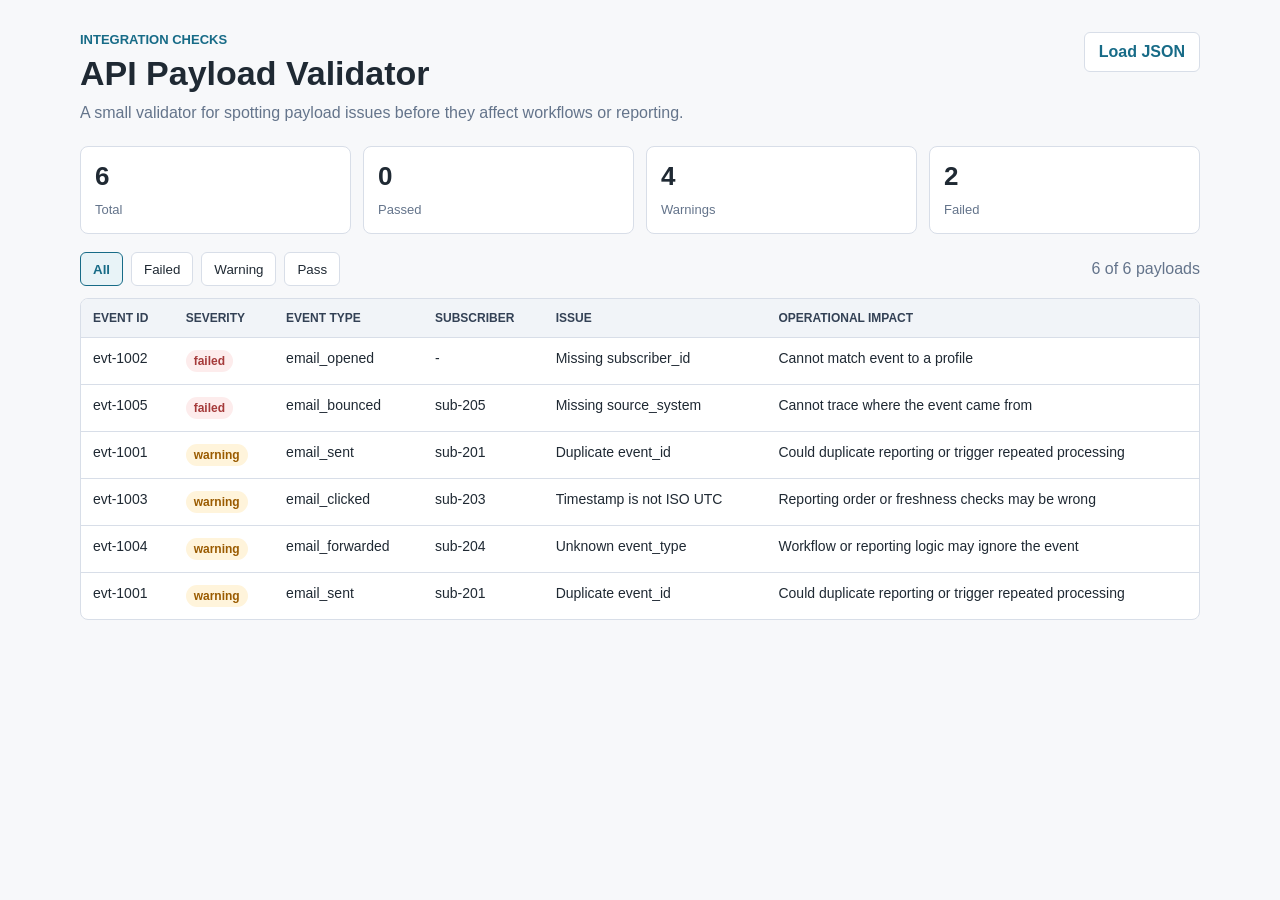
<file: integration-validator/index.html>
<!doctype html>
<html lang="en">
  <head>
    <meta charset="utf-8">
    <meta name="viewport" content="width=device-width, initial-scale=1">
    <title>API Payload Validator</title>
    <link rel="stylesheet" href="styles.css">
  </head>
  <body>
    <main class="page">
      <section class="intro">
        <div>
          <p class="eyebrow">Integration checks</p>
          <h1>API Payload Validator</h1>
          <p class="summary">A small validator for spotting payload issues before they affect workflows or reporting.</p>
        </div>
        <label class="upload">
          <span>Load JSON</span>
          <input id="json-upload" type="file" accept=".json,application/json">
        </label>
      </section>

      <section class="cards" id="summary-cards" aria-label="Validation summary"></section>

      <section class="toolbar">
        <div class="filters" id="filters" aria-label="Severity filters"></div>
        <p class="count" id="record-count"></p>
      </section>

      <section class="table-wrap" aria-label="Payload validation results">
        <table>
          <thead>
            <tr>
              <th>Event ID</th>
              <th>Severity</th>
              <th>Event Type</th>
              <th>Subscriber</th>
              <th>Issue</th>
              <th>Operational Impact</th>
            </tr>
          </thead>
          <tbody id="records"></tbody>
        </table>
      </section>
    </main>

    <script src="app.js"></script>
  </body>
</html>
</file>
<file: integration-validator/styles.css>
:root {
  --bg: #f7f8fa;
  --panel: #ffffff;
  --text: #1f2933;
  --muted: #64748b;
  --line: #d8dee8;
  --accent: #176b87;
  --ok: #1f7a4d;
  --warn: #9a5b00;
  --bad: #a53a3a;
}

* {
  box-sizing: border-box;
}

body {
  margin: 0;
  background: var(--bg);
  color: var(--text);
  font-family: Arial, Helvetica, sans-serif;
}

.page {
  width: min(1120px, calc(100% - 32px));
  margin: 0 auto;
  padding: 32px 0;
}

.intro {
  display: flex;
  justify-content: space-between;
  gap: 24px;
  align-items: flex-start;
  margin-bottom: 24px;
}

.eyebrow {
  margin: 0 0 8px;
  color: var(--accent);
  font-size: 13px;
  font-weight: 700;
  text-transform: uppercase;
}

h1 {
  margin: 0;
  font-size: 34px;
  line-height: 1.1;
}

.summary {
  max-width: 620px;
  margin: 12px 0 0;
  color: var(--muted);
}

.upload {
  display: inline-flex;
  align-items: center;
  min-height: 40px;
  padding: 0 14px;
  border: 1px solid var(--line);
  border-radius: 6px;
  background: var(--panel);
  color: var(--accent);
  font-weight: 700;
  cursor: pointer;
}

.upload input {
  display: none;
}

.cards {
  display: grid;
  grid-template-columns: repeat(4, minmax(0, 1fr));
  gap: 12px;
  margin-bottom: 18px;
}

.card {
  min-height: 88px;
  padding: 14px;
  border: 1px solid var(--line);
  border-radius: 8px;
  background: var(--panel);
}

.card strong {
  display: block;
  margin-bottom: 8px;
  font-size: 26px;
}

.card span {
  color: var(--muted);
  font-size: 13px;
}

.toolbar {
  display: flex;
  justify-content: space-between;
  gap: 16px;
  align-items: center;
  margin-bottom: 12px;
}

.filters {
  display: flex;
  flex-wrap: wrap;
  gap: 8px;
}

button {
  min-height: 34px;
  padding: 0 12px;
  border: 1px solid var(--line);
  border-radius: 6px;
  background: var(--panel);
  color: var(--text);
  cursor: pointer;
}

button.active {
  border-color: var(--accent);
  background: #e8f3f7;
  color: var(--accent);
  font-weight: 700;
}

.count {
  margin: 0;
  color: var(--muted);
  white-space: nowrap;
}

.table-wrap {
  overflow-x: auto;
  border: 1px solid var(--line);
  border-radius: 8px;
  background: var(--panel);
}

table {
  width: 100%;
  border-collapse: collapse;
  min-width: 900px;
}

th,
td {
  padding: 12px;
  border-bottom: 1px solid var(--line);
  text-align: left;
  font-size: 14px;
  vertical-align: top;
}

th {
  background: #f1f4f8;
  color: #334155;
  font-size: 12px;
  text-transform: uppercase;
}

tr:last-child td {
  border-bottom: 0;
}

.pill {
  display: inline-block;
  padding: 4px 8px;
  border-radius: 999px;
  font-size: 12px;
  font-weight: 700;
}

.pass {
  background: #e8f6ee;
  color: var(--ok);
}

.warning {
  background: #fff4db;
  color: var(--warn);
}

.failed {
  background: #fdecec;
  color: var(--bad);
}

@media (max-width: 860px) {
  .intro,
  .toolbar {
    display: block;
  }

  .upload {
    margin-top: 18px;
  }

  .cards {
    grid-template-columns: repeat(2, minmax(0, 1fr));
  }

  .count {
    margin-top: 12px;
  }
}
</file>
